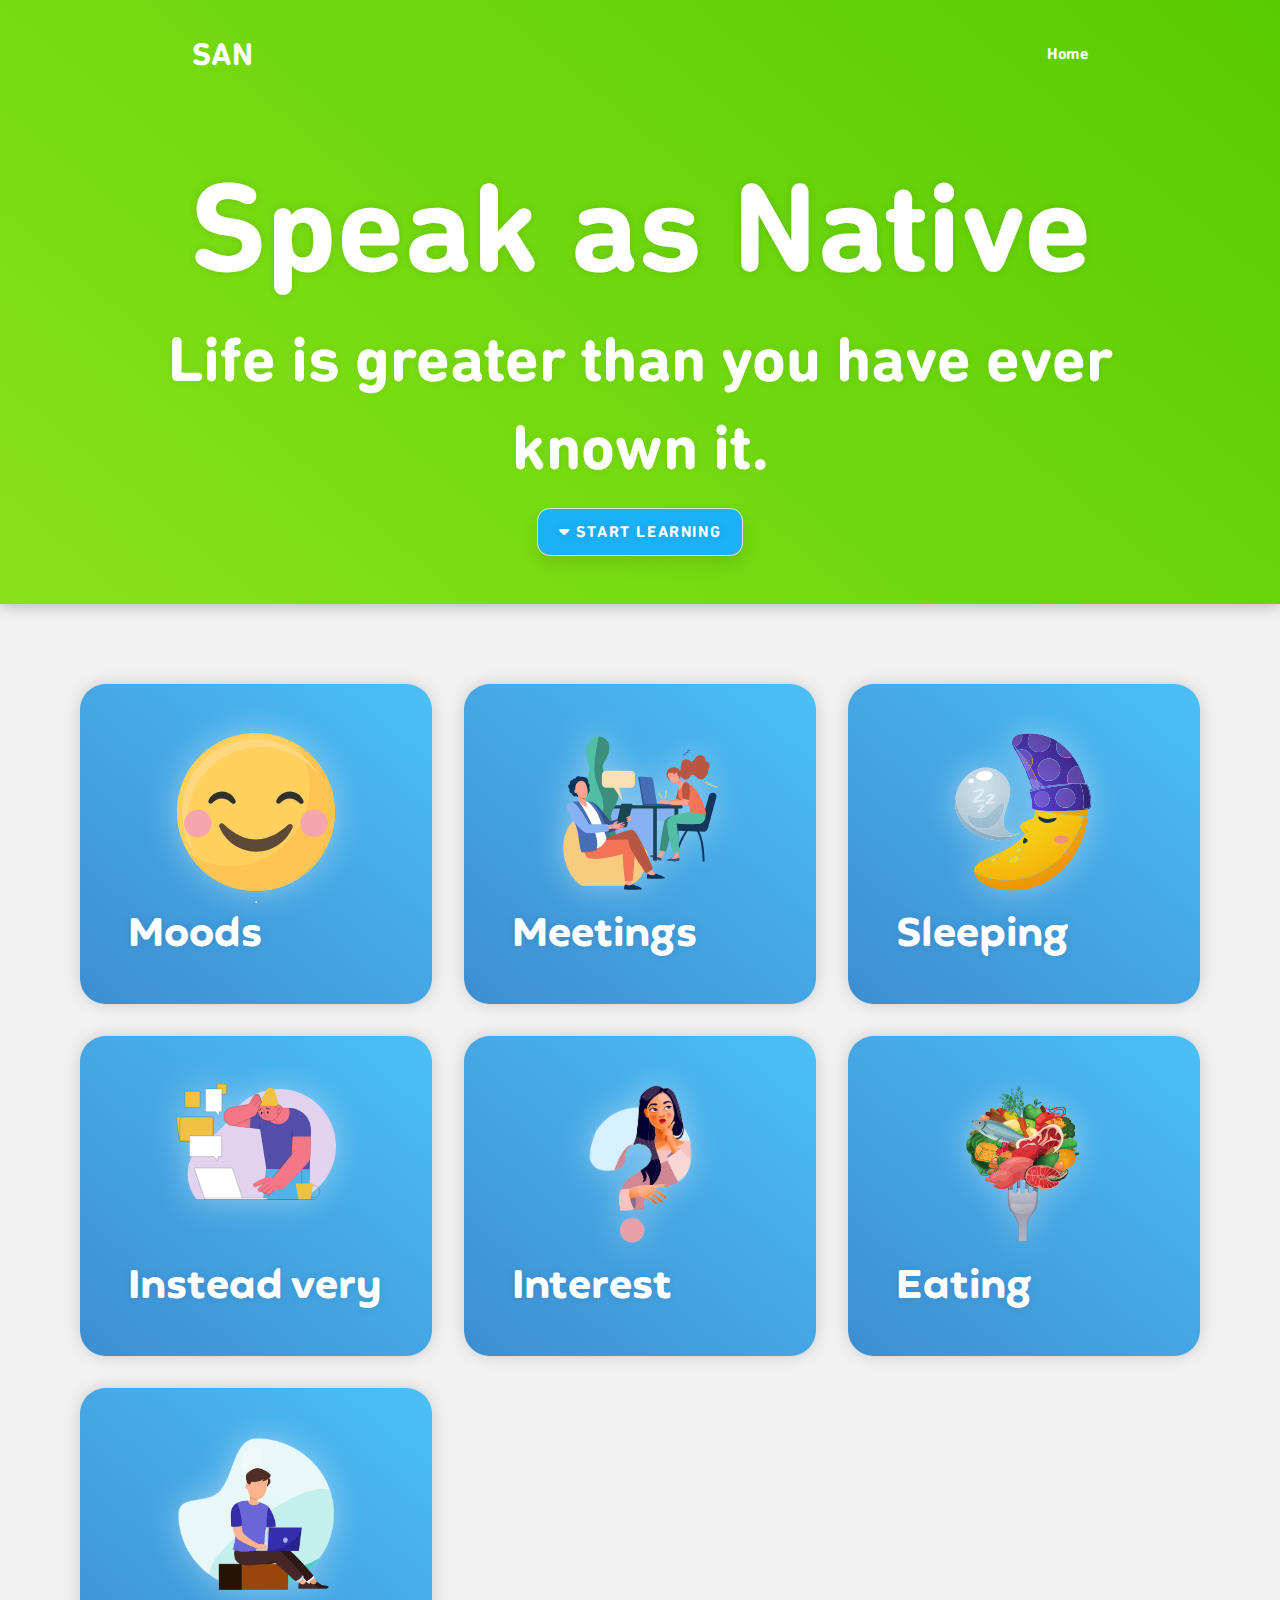
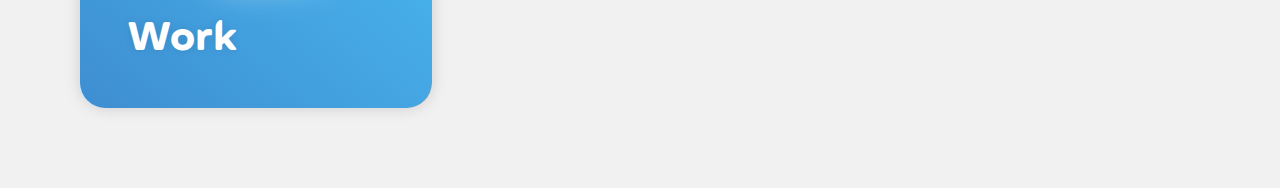
<file: index.html>
<!DOCTYPE html>
<html lang="en">

<head>
    <meta charset="UTF-8">
    <meta http-equiv="X-UA-Compatible" content="IE=edge">
    <meta name="viewport" content="width=device-width, initial-scale=1.0">
    <title>En Website</title>

    <!-- CSS main -->
    <link rel="stylesheet" href="assets/css/main.css">

    <!-- Icons -->
    <link rel="stylesheet" href="https://cdnjs.cloudflare.com/ajax/libs/font-awesome/6.1.0/css/all.min.css" />

</head>

<body>
    <!-- Header -->
    <header>
        <div class="navbar">
            <div class="navbar-side">
                <h1>SAN </h1>
            </div>
            <div class="navbar-side">
                <ul class="navbar-menu">
                    <li><a href="index.html">Home</a></li>

                </ul>
            </div>
        </div>
        <div class="intro">
            <h1>Speak as Native</h1>
            <p>Life is greater than you have ever known it.</p>
            <a href="#cards" class="button-primary">
                <i class="fa-solid fa-caret-down"></i>
                Start Learning </a>
        </div>

    </header>

    <!-- main  -->
    <main>
        <div id="cards" class="card-container">

           <a href="statements/moods.html"> <div class="card">
                <div class="card-image">
                    <img src="assets/img/mood.svg" alt="">
                </div>
                <hr>
                <h1>Moods</h1>
            </div>
        </a>

        <a href="statements/meetings.html">
            <div class="card">
                <div class="card-image">
                    <img src="assets/img/meeting.svg" alt="">
                </div>

                <h1>Meetings</h1>
            </div>
        </a>
        <a href="statements/sleeping.html">
            <div class="card">
                <div class="card-image">
                    <img src="assets/img/sleeping.svg" alt="">
                </div>

                <h1>Sleeping </h1>
            </div>
        </a>

        <a href="statements/instead very.html">
            <div class="card">
                <div class="card-image">
                    <img src="assets/img/very.svg" alt="">
                </div>

                <h1>Instead very</h1>
            </div>
        </a>

        <a href="statements/inetrest.html">
            <div  class="card">
                <div class="card-image">
                    <img src="assets/img/intrest.svg" alt="">
                </div>

                <h1>Interest</h1>
            </div>
        </a>

        <a href="statements/eating.html">
            <div class="card">
                <div class="card-image">
                    <img src="assets/img/food.svg" alt="">
                </div>

                <h1>Eating</h1>
            </div>
        </a>
        <a href="statements/work.html">
            <div class="card">
                <div class="card-image">
                    <img src="assets/img/work.png" alt="">
                </div>

                <h1>Work</h1>
            </div>
        </a>
        </div>
        
    </main>

    <!-- footer -->
    <footer>

    </footer>

    <!-- Scripts -->
    <!-- custom -->
    <script src="assets/js/script.js"></script>
    <!-- jQuery -->
    <script src="https://code.jquery.com/jquery-3.6.0.js"
        integrity="sha256-H+K7U5CnXl1h5ywQfKtSj8PCmoN9aaq30gDh27Xc0jk=" crossorigin="anonymous"></script>
</body>

</html>
</file>
<file: assets/css/main.css>
@import url("https://fonts.googleapis.com/css2?family=Open+Sans:wght@700&family=Oxygen:wght@700&display=swap");*{margin:0;padding:0;-webkit-box-sizing:border-box;box-sizing:border-box;font-family:din}html{scroll-behavior:smooth}body{background-color:#F1F1F1}main{padding:5rem}@media screen and (max-width:768px){main{padding:2rem}}@font-face{font-family:"feather";src:url("../fonts/feather_bold.ttf")}@font-face{font-family:"din";src:url("../fonts/din-rounded.woff")}@font-face{font-family:"emoji";src:url("../fonts/apple_emoji.ttf")}header{padding:0 2rem;display:-webkit-box;display:-ms-flexbox;display:flex;-webkit-box-orient:vertical;-webkit-box-direction:normal;-ms-flex-direction:column;flex-direction:column;-webkit-box-pack:center;-ms-flex-pack:center;justify-content:center;-webkit-box-align:center;-ms-flex-align:center;align-items:center;width:100%;height:-webkit-max-content;height:-moz-max-content;height:max-content;background:linear-gradient(40deg,#89e219 0%,#58cc02 100%);color:#fff;-webkit-box-shadow:0rem 0rem 1rem rgba(0,0,0,0.3);box-shadow:0rem 0rem 1rem rgba(0,0,0,0.3);font-family:"feather"}.intro{padding:2rem 4rem;text-align:center}.intro h1{font-size:8rem;text-shadow:0rem 0rem 0.5rem rgba(0,0,0,0.1)}.intro p{font-size:4rem;text-shadow:0rem 0rem 0.5rem rgba(0,0,0,0.05)}@media screen and (max-width:768px){header{padding:0 1rem;height:-webkit-max-content;height:-moz-max-content;height:max-content}.intro{padding:2rem 1rem;text-align:center}.intro h1{font-size:4rem;text-shadow:0rem 0rem 0.5rem rgba(0,0,0,0.1)}.intro p{font-size:3rem;text-shadow:0rem 0rem 0.5rem rgba(0,0,0,0.05)}}.navbar{display:-webkit-box;display:-ms-flexbox;display:flex;-webkit-box-orient:horizontal;-webkit-box-direction:normal;-ms-flex-direction:row;flex-direction:row;-webkit-box-pack:justify;-ms-flex-pack:justify;justify-content:space-between;-webkit-box-align:center;-ms-flex-align:center;align-items:center;padding:2rem 10rem;width:100%;font-family:din}.navbar .navbar-menu{display:-webkit-box;display:-ms-flexbox;display:flex;-webkit-box-pack:center;-ms-flex-pack:center;justify-content:center;-webkit-box-align:center;-ms-flex-align:center;align-items:center;gap:2rem;list-style:none}.navbar .navbar-menu a{text-decoration:none;color:#fff;-webkit-transition:all 0.15s ease-in-out;transition:all 0.15s ease-in-out}.navbar .navbar-menu a:hover{color:#4b4b4b;-webkit-transform:scale(1.2)}@media screen and (max-width:768px){.navbar{padding:1rem}}footer{background:linear-gradient(40deg,#89e219 0%,#58cc02 100%);-webkit-box-shadow:0rem 0rem 1rem rgba(0,0,0,0.3);box-shadow:0rem 0rem 1rem rgba(0,0,0,0.3)}.card-container{width:100%;display:-ms-grid;display:grid;grid-template-columns:repeat(auto-fit,minmax(20rem,3fr));grid-gap:2rem}.card-container a{text-decoration:none}.card{display:-webkit-box;display:-ms-flexbox;display:flex;-webkit-box-orient:vertical;-webkit-box-direction:normal;-ms-flex-direction:column;flex-direction:column;-webkit-box-pack:justify;-ms-flex-pack:justify;justify-content:space-between;-webkit-box-align:center;-ms-flex-align:center;align-items:center;padding:3rem;width:100%;height:20rem;background:#3e8ed1;background:linear-gradient(40deg,#3e8ed1 0%,#4bc0f7 100%);border-radius:1.6rem;-webkit-box-shadow:0rem 0rem 1rem rgba(0,0,0,0.15);box-shadow:0rem 0rem 1rem rgba(0,0,0,0.15);-webkit-transition:all 0.2s ease-in-out;transition:all 0.2s ease-in-out;cursor:pointer;font-family:emoji}.card:hover{-webkit-transform:scale(1.05);transform:scale(1.05);background:#ff4b4b}.card img{width:10rem;height:auto;-o-object-fit:cover;object-fit:cover;border-radius:1.6rem;-webkit-filter:drop-shadow(0rem 0rem 1rem rgba(255,255,255,0.4));filter:drop-shadow(0rem 0rem 1rem rgba(255,255,255,0.4))}.card h1{display:-webkit-box;display:-ms-flexbox;display:flex;-webkit-box-align:center;-ms-flex-align:center;align-items:center;gap:1rem;font-size:2.5rem;color:#fff;text-shadow:0rem 0rem 0.5rem rgba(0,0,0,0.1);font-family:"feather";width:100%;-webkit-transition:all 0.2s ease-in-out;transition:all 0.2s ease-in-out}.card h1 i{display:none}.card:hover i{display:block;-webkit-transition:all 0.2s ease-in-out;transition:all 0.2s ease-in-out}@media screen and (max-width:768px){.card-container{grid-template-columns:repeat(auto-fit,minmax(20rem,1fr))}}.button{margin:1rem 0;display:inline-block;text-align:center;cursor:pointer;border-radius:0.8rem;padding:0.7rem 1.3rem;font-size:1rem;line-height:1.5;text-decoration:none;-webkit-transition:all 0.2s ease-in-out;transition:all 0.2s ease-in-out;border:0.1rem solid #dee2e6;color:#fff;background-color:transparent;background-clip:padding-box;-webkit-box-shadow:0 0.5rem 1rem rgba(0,0,0,0.1)!important;box-shadow:0 0.5rem 1rem rgba(0,0,0,0.1)!important;font-family:"din";letter-spacing:0.1rem;text-transform:uppercase;white-space:nowrap;text-shadow:0rem 0rem 0.5rem rgba(0,0,0,0.1)}.button:hover{color:#fff;background-color:#ce82ff;border-color:#fff;-webkit-box-shadow:0 0.5rem 1rem rgba(0,0,0,0.15)!important;box-shadow:0 0.5rem 1rem rgba(0,0,0,0.15)!important;font-size:1.4rem}.button:focus{outline:none}.button:active{color:#fff;background-color:#007bff;-webkit-box-shadow:0 0.5rem 1rem rgba(0,0,0,0.1)!important;box-shadow:0 0.5rem 1rem rgba(0,0,0,0.1)!important}.button:disabled{color:#6c757d;background-color:#e9ecef;border-color:#dee2e6;-webkit-box-shadow:none!important;box-shadow:none!important}.button-fill{margin:1rem 0;display:inline-block;text-align:center;cursor:pointer;border-radius:0.8rem;padding:0.7rem 1.3rem;font-size:1rem;line-height:1.5;text-decoration:none;-webkit-transition:all 0.2s ease-in-out;transition:all 0.2s ease-in-out;border:0.1rem solid #dee2e6;color:#4b4b4b;background-color:#fff;background-clip:padding-box;-webkit-box-shadow:0 0.5rem 1rem rgba(0,0,0,0.1)!important;box-shadow:0 0.5rem 1rem rgba(0,0,0,0.1)!important;font-family:"din";letter-spacing:0.1rem;text-transform:uppercase;white-space:nowrap;text-shadow:0rem 0rem 0.5rem rgba(0,0,0,0.1)}.button-fill:hover{color:#fff;background-color:#ce82ff;border-color:#fff;-webkit-box-shadow:0 0.5rem 1rem rgba(0,0,0,0.15)!important;box-shadow:0 0.5rem 1rem rgba(0,0,0,0.15)!important;font-size:1.4rem}.button-fill:focus{outline:none}.button-fill:active{color:#fff;background-color:#007bff;-webkit-box-shadow:0 0.5rem 1rem rgba(0,0,0,0.1)!important;box-shadow:0 0.5rem 1rem rgba(0,0,0,0.1)!important}.button-fill:disabled{color:#6c757d;background-color:#e9ecef;border-color:#dee2e6;-webkit-box-shadow:none!important;box-shadow:none!important}.button-primary{margin:1rem 0;display:inline-block;text-align:center;cursor:pointer;border-radius:0.8rem;padding:0.7rem 1.3rem;font-size:1rem;line-height:1.5;text-decoration:none;-webkit-transition:all 0.2s ease-in-out;transition:all 0.2s ease-in-out;border:0.1rem solid #dee2e6;color:#fff;background-color:#1cb0f6;background-clip:padding-box;-webkit-box-shadow:0 0.5rem 1rem rgba(0,0,0,0.1)!important;box-shadow:0 0.5rem 1rem rgba(0,0,0,0.1)!important;font-family:"din";letter-spacing:0.1rem;text-transform:uppercase;white-space:nowrap;text-shadow:0rem 0rem 0.5rem rgba(0,0,0,0.1)}.button-primary:hover{color:#fff;background-color:#ce82ff;border-color:#fff;-webkit-box-shadow:0 0.5rem 1rem rgba(0,0,0,0.15)!important;box-shadow:0 0.5rem 1rem rgba(0,0,0,0.15)!important;scale:1.2}.button-primary:focus{outline:none}.button-primary:active{color:#fff;background-color:#007bff;-webkit-box-shadow:0 0.5rem 1rem rgba(0,0,0,0.1)!important;box-shadow:0 0.5rem 1rem rgba(0,0,0,0.1)!important}.button-primary:disabled{color:#6c757d;background-color:#e9ecef;border-color:#dee2e6;-webkit-box-shadow:none!important;box-shadow:none!important}.details{display:-webkit-box;display:-ms-flexbox;display:flex;-webkit-box-orient:horizontal;-webkit-box-direction:normal;-ms-flex-direction:row;flex-direction:row;-webkit-box-pack:center;-ms-flex-pack:center;justify-content:center;padding:3rem;gap:25rem;height:-webkit-max-content;height:-moz-max-content;height:max-content;background-color:#fff;-webkit-box-shadow:0 0.5rem 1rem rgba(0,0,0,0.1);box-shadow:0 0.5rem 1rem rgba(0,0,0,0.1);border-radius:1rem}.details h3{font-size:3rem;color:#4b4b4b;padding:2rem 0;text-shadow:0 0 0.5rem rgba(0,0,0,0.1)}.details p{font-size:1.3rem;padding:1rem 0}@media (max-width:768px){.details{gap:1rem}}
</file>
